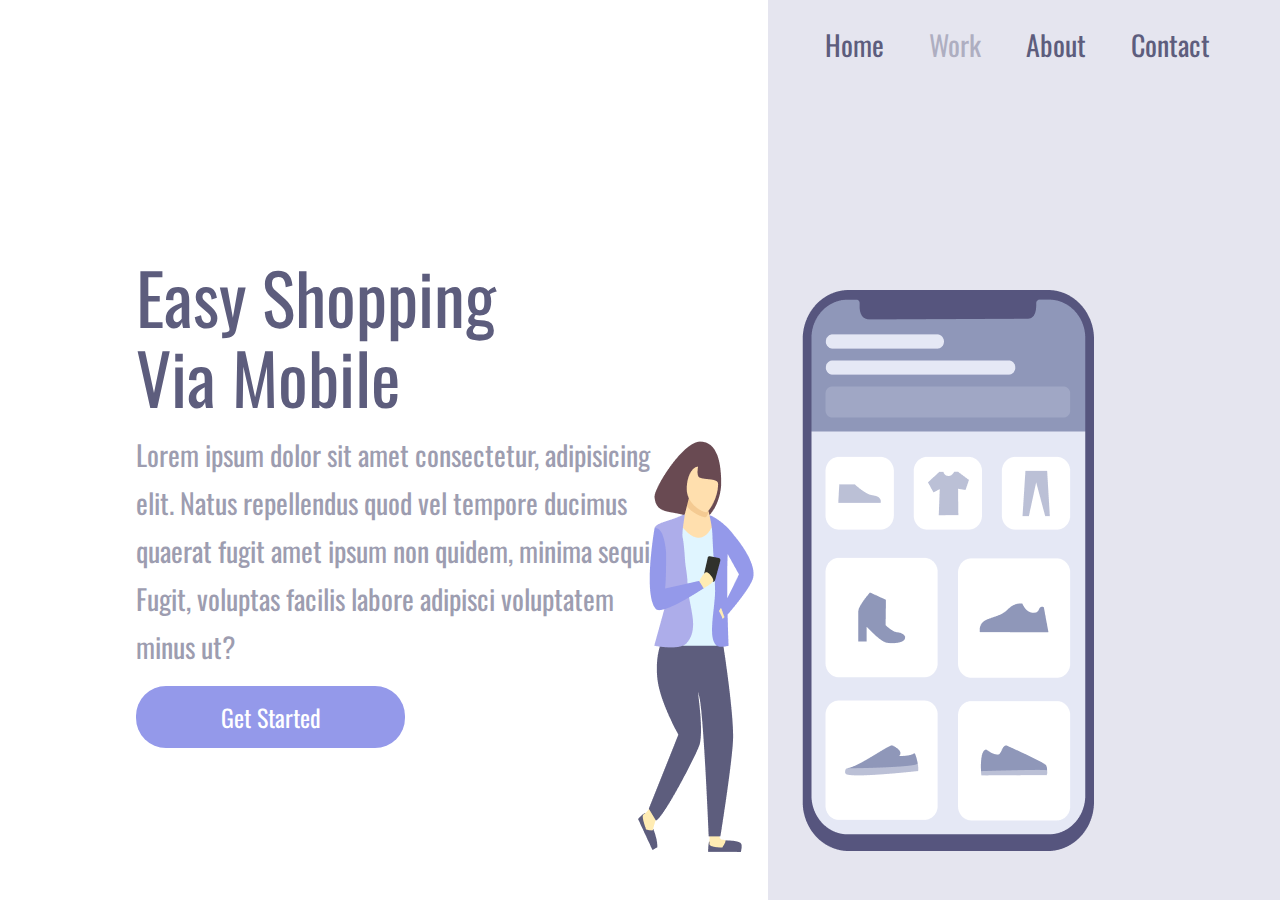
<file: projeto-2/index.html>
<!DOCTYPE html>
<html lang="en">

<head>
  <meta charset="UTF-8">
  <meta http-equiv="X-UA-Compatible" content="IE=edge">
  <meta name="viewport" content="width=device-width, initial-scale=1.0">
  <link rel="stylesheet" href="./styles.css">
  <link rel="preconnect" href="https://fonts.googleapis.com">
  <link rel="preconnect" href="https://fonts.gstatic.com" crossorigin>
  <link href="https://fonts.googleapis.com/css2?family=Oswald&display=swap" rel="stylesheet">
  <title>CSS-Projetos</title>
</head>

<body>
  <div class="wrapper">
    <section class="container-left">
      <h1>Easy Shopping Via Mobile</h1>
      <p>Lorem ipsum dolor sit amet consectetur, adipisicing elit. Natus repellendus quod vel tempore ducimus quaerat
        fugit amet ipsum non quidem, minima sequi. Fugit, voluptas facilis labore adipisci voluptatem minus ut?</p>
      <button>Get Started</button>
    </section>
    <section class="container-right">
      <header>
        <a>Home</a>
        <a>Work</a>
        <a>About</a>
        <a>Contact</a>
      </header>
      <img alt="girl-cellphone" src="./girl-cellphone.png">
    </section>
  </div>
</body>

</html>
</file>
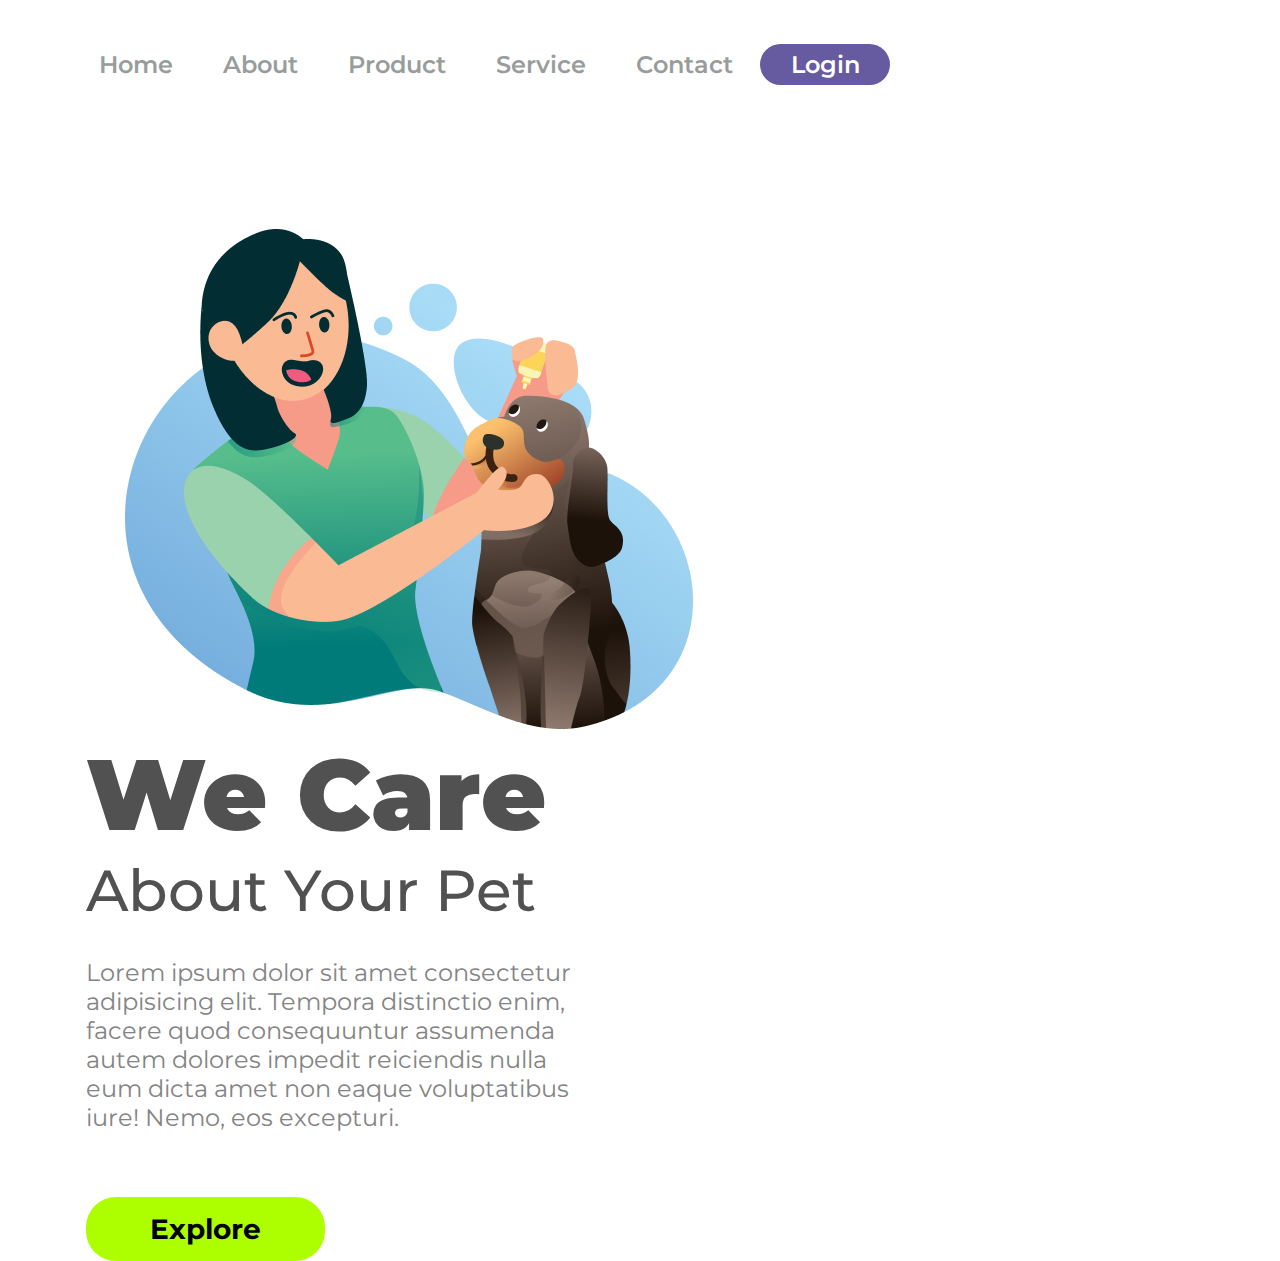
<file: 1-index.html>
<!DOCTYPE html>
<html lang="pt-br">

<head>
  <meta charset="UTF-8">
  <meta http-equiv="X-UA-Compatible" content="IE=edge">
  <meta name="viewport" content="width=device-width, initial-scale=1.0">
  <link rel="stylesheet" href="./styles.css">
  <link rel="preconnect" href="https://fonts.googleapis.com">
<link rel="preconnect" href="https://fonts.gstatic.com" crossorigin>
<link href="https://fonts.googleapis.com/css2?family=Montserrat:ital,wght@0,700;0,900;1,400;1,500;1,600;1,900&family=Nunito:ital,wght@0,600;0,800;0,1000;1,600&family=Roboto:wght@100;300&display=swap" rel="stylesheet">
  <title>We Care</title>
</head>

<body>
  <header>
    <a class="link-header">Home</a>
    <a class="link-header">About</a>
    <a class="link-header">Product</a>
    <a class="link-header">Service</a>
    <a class="link-header">Contact</a>
    <button class="button-header">Login</button>
  </header>

  <main>
    <img src="./img/we-care.png" alt="we-care-logo" class="logo-image">

    <section>
      <h1>We Care</h1>
      <h2>About Your Pet</h2>
      <p>Lorem ipsum dolor sit amet consectetur adipisicing elit. Tempora distinctio enim, facere quod consequuntur
        assumenda autem dolores impedit reiciendis nulla eum dicta amet non eaque voluptatibus iure! Nemo, eos excepturi.</p>
      <button class="button-main">Explore</button>
    </section>
   
  </main>
</body>

</html>
</file>
<file: projeto-2/styles.css>
* {
  margin: 0;
  padding: 0;
  box-sizing: border-box;
  font-family: 'Oswald', sans-serif;
  font-weight: 400;
  color: #5D5D7D;
}

.wrapper { 
  height: 100vh;
  width: 100vw;
}

.container-left {
   display: inline-block;
    width: 60%;
    padding-left: 136px;
    margin-top: 20%;
}

.container-right {
    display: inline-block;
    background-color: rgba(93,93,155,0.16);
    height: 100vh;
    width: 40%;
    position: absolute;
}

img {
  position: relative;
  top:25%;
  right: 130px;
}

h1 {
  font-size: 70px;
  line-height:80px;
  width: 368px;
}

p {
  font-weight: 400;
  font-size: 28px;
  line-height: 48px;
  opacity: 0.6;
  margin:15px 0;
  width: 540px;
}

button {
  width: 269px;
  height: 62px;
  background: #9499EA;
  box-shadow(0px 10px 24px rgba(148, 153, 234, 0.0979959));
  border:none;
  border-radius: 30px;

  font-size: 24px;
  line-height: 36px;
  text-align: center;
  color: #FFFFFF;
  cursor: pointer;
}

button:hover {
  opacity: 0.8;
}

button:active {
  opacity: 0.5;
}

a {
  font-size: 28px;
  line-height: normal;
  color: #5D5D7D;
  margin-right: 41px;
  cursor: pointer;
}

a:nth-child(2) {
  opacity: 0.4;
}
a:hover {
  opacity: .4;
}

a:active {
  opacity: .8;
}

header {
  margin:24px 0 0 57px;
}

@media screen and (max-width: 900px){
  .container-left {
    width: 100%;
    height: 50%;
    padding: 0;
    margin: 0;
  }
  .container-right {
    display: block;
    height:auto;
    width: 100%;
    position: static;
    padding: 40px;
  }

  img {
    position: static;
    max-width: 90%;
  }

  header {
    display: none;
  }
  h1 {
    font-size: 36px;
    line-height: 52px;
    width: auto;
    margin: 58px 50px 0 50px;
    text-align: center;
  }
  p {
    margin:15px 40px;
    width: auto;
    text-align: center;
    font-size: 14px;
    line-height: 24px;
  }
  button {
    margin: 0 auto;   
    display: block;
  }
  @media screen and (max-width: 300px){
    .container-left {
      height: 70%;
    }
}
</file>
<file: styles.css>
* {
  font-family: 'Montserrat', sans-serif;
  margin: 0;
  padding: 0;
  box-sizing: border-box;
}

header {
  margin: 44px 0 144px 76px
}

.link-header {
  font-weight: 600;
  font-size: 24px;
  line-height: 29px;
  color: #989D9C;
  cursor: pointer;
  margin: 23px;
}

.button-header {
  background: #665AA1;
  border-radius: 20.5px;
  width: 130px;
  height: 41px;
  border: none;
  font-weight: 600;
  font-size: 24px;
  line-height: 29px;
  color: #FFFFFF;
  cursor:pointer;


}

.logo-image {
  width: 568px;
  height: 500px;
  margin-left: 125px;
  display: inline-block;
}

section {
  display: inline-block;
  margin-left: 86px;

} 

h1 {

  font-weight: 900;
  font-size: 100px;
  line-height: 122px;
  color: #515151;
}

h2 {

  font-weight: 500;
  font-size: 58px;
  line-height: 71px;
  color: #515151;
}

p {
  font-weight: 400;
  font-size: 24px;
  line-height: 29px;
  color: #848484;
  width: 515px;
  margin-top: 32px;
  margin-bottom: 65px;
}

.button-main {
  border-radius: 30px;
  background: #ADFF00;
  width: 239px;
  height: 64px;
  border:none;
  cursor:pointer;
  font-weight: 700;
  font-size: 28px;
  line-height: 34px;
  color:#000000
}
</file>
